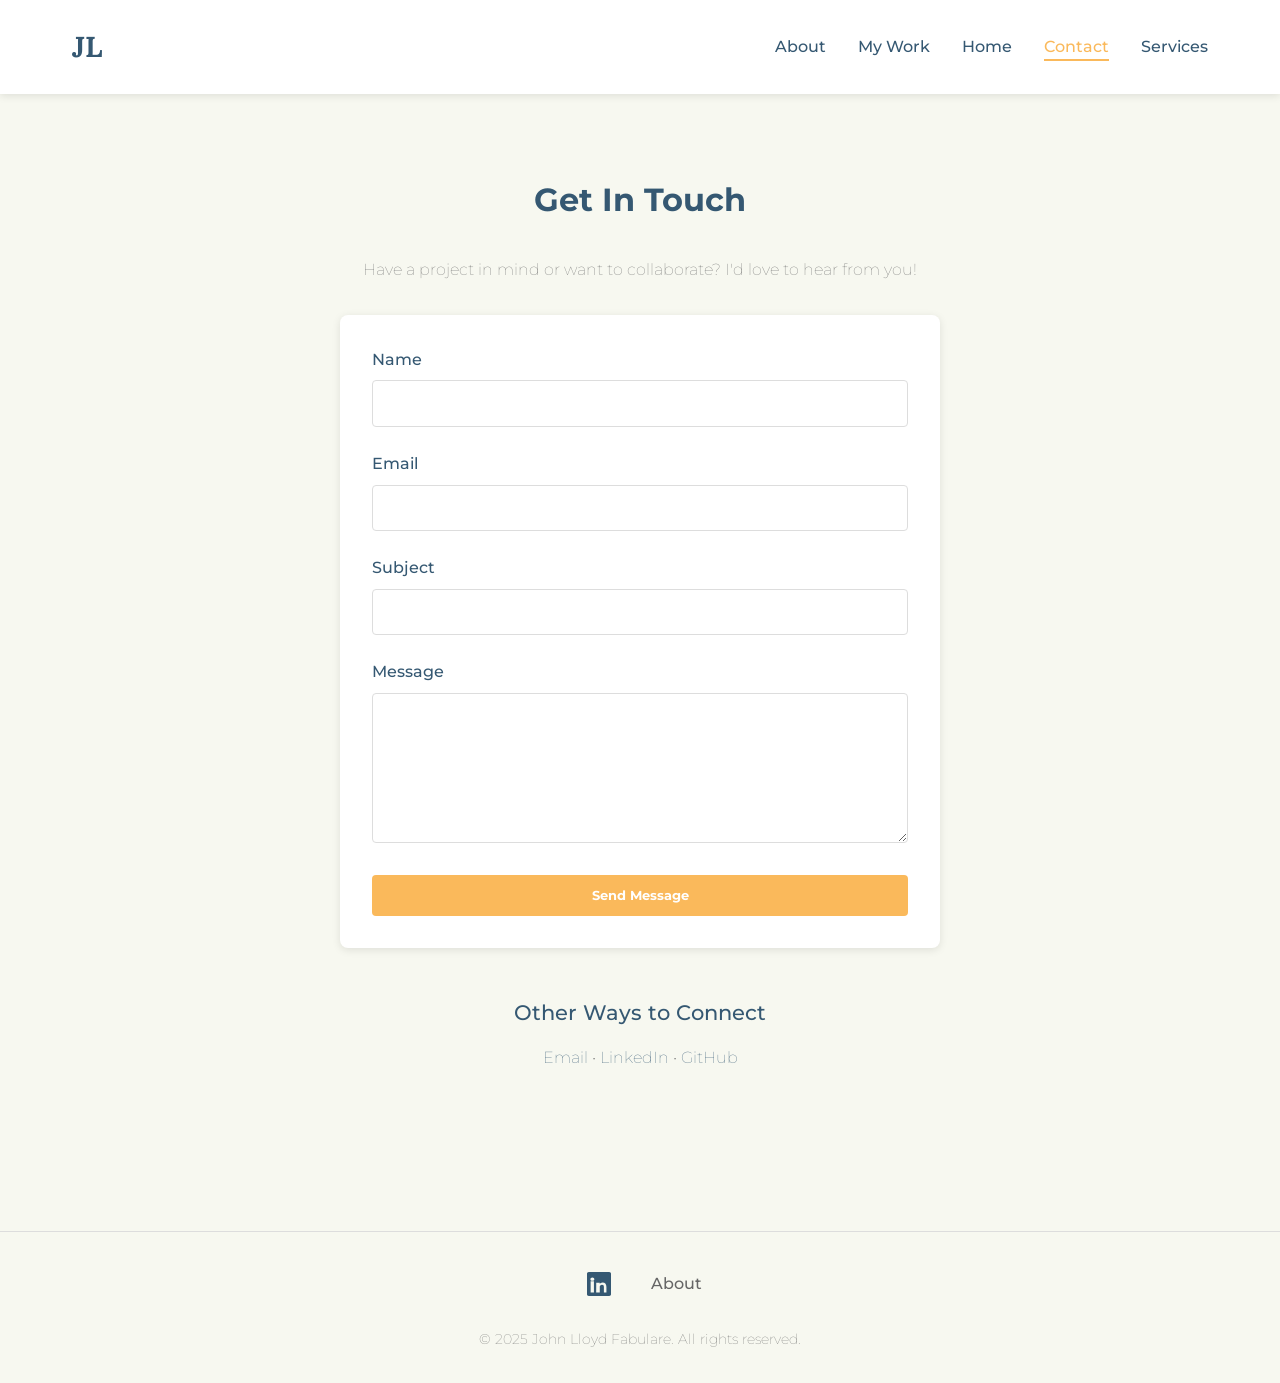
<file: contact.html>
<!DOCTYPE html>
<html lang="en">
<head>
  <meta charset="UTF-8">
  <meta name="viewport" content="width=device-width, initial-scale=1.0">
  <title>Contact - John Lloyd Portfolio</title>
  <link rel="stylesheet" href="css/styles.css">
</head>
<body>
  <!-- Navigation -->
  <header>
    <nav>
      <div class="logo">JL</div>
      <ul class="nav-links">
        <li><a href="about.html">About</a></li>
        <li><a href="my-works.html">My Work</a></li>
        <li><a href="index.html">Home</a></li>
        <li><a href="contact.html" class="active">Contact</a></li>
        <li><a href="#services">Services</a></li>
      </ul>
      <div class="menu-toggle">
        <span></span>
        <span></span>
        <span></span>
      </div>
    </nav>
  </header>

  <!-- Main Content -->
  <main>
    <section>
      <h2>Get In Touch</h2>
      <p style="text-align: center; margin-bottom: 2rem;">
        Have a project in mind or want to collaborate? I'd love to hear from you!
      </p>

      <form class="contact-form">
        <div class="form-group">
          <label for="name">Name</label>
          <input type="text" id="name" name="name" required>
        </div>

        <div class="form-group">
          <label for="email">Email</label>
          <input type="email" id="email" name="email" required>
        </div>

        <div class="form-group">
          <label for="subject">Subject</label>
          <input type="text" id="subject" name="subject" required>
        </div>

        <div class="form-group">
          <label for="message">Message</label>
          <textarea id="message" name="message" required></textarea>
        </div>

        <button type="submit" class="form-submit">Send Message</button>
      </form>

      <div style="text-align: center; margin-top: 3rem;">
        <h3>Other Ways to Connect</h3>
        <p style="margin-top: 1rem;">
          <a href="mailto:your-email@example.com">Email</a> •
          <a href="https://linkedin.com/in/yourprofile" target="_blank">LinkedIn</a> •
          <a href="https://github.com/yourprofile" target="_blank">GitHub</a>
        </p>
      </div>
    </section>
  </main>

  <!-- Footer -->
  <footer>
    <div class="footer-content">
      <a href="https://linkedin.com/in/johnlloydfabulare" target="_blank" class="social-link">
        <svg width="24" height="24" viewBox="0 0 24 24" fill="currentColor">
          <path d="M20.447 20.452h-3.554v-5.569c0-1.328-.475-2.236-1.986-2.236-1.081 0-1.722.731-2.004 1.438-.103.249-.129.597-.129.946v5.421h-3.554s.043-8.789 0-9.708h3.554v1.374c.43-.665 1.199-1.61 2.919-1.61 2.135 0 3.734 1.398 3.734 4.408v5.536zM5.337 8.855c-1.144 0-1.915-.758-1.915-1.704 0-.951.77-1.704 1.956-1.704 1.184 0 1.914.753 1.938 1.704 0 .946-.754 1.704-1.979 1.704zm1.581 11.597H3.635V9.236h3.283v11.216zM22.225 0H1.771C.792 0 0 .774 0 1.729v20.542C0 23.227.792 24 1.771 24h20.451C23.2 24 24 23.227 24 22.271V1.729C24 .774 23.2 0 22.222 0h.003z"/>
        </svg>
      </a>
      <a href="about.html" class="footer-link">About</a>
    </div>
    <p class="copyright">&copy; 2025 John Lloyd Fabulare. All rights reserved.</p>
  </footer>

  <script src="js/script.js"></script>
</body>
</html>
</file>
<file: css/styles.css>
/* Google Fonts Import */
@import url('https://fonts.googleapis.com/css2?family=Lora:wght@400;700&family=Montserrat:wght@100;500;700&display=swap');

/* CSS Variables - Color System */
:root {
  --bg-primary: #f7f8f0;
  --color-primary: #355872;
  --color-secondary: #7aaace;
  --color-tertiary: #9cd5ff;
  --color-accent: #fab95b;
  --text-dark: #333;
  --text-light: #666;
  --white: #ffffff;
  --shadow: 0 2px 8px rgba(0, 0, 0, 0.1);
  --shadow-lg: 0 4px 16px rgba(0, 0, 0, 0.15);
}

/* Reset & Base Styles */
* {
  margin: 0;
  padding: 0;
  box-sizing: border-box;
}

html {
  scroll-behavior: smooth;
}

body {
  font-family: 'Montserrat', sans-serif;
  font-weight: 100;
  background-color: var(--bg-primary);
  color: var(--text-dark);
  line-height: 1.6;
}

/* Typography */
h1 {
  font-family: 'Lora', serif;
  font-size: 3rem;
  font-weight: 700;
  color: var(--color-primary);
  margin-bottom: 1rem;
  line-height: 1.2;
}

h2 {
  font-family: 'Montserrat', sans-serif;
  font-weight: 700;
  font-size: 2rem;
  color: var(--color-primary);
  margin-bottom: 1rem;
}

h3 {
  font-family: 'Montserrat', sans-serif;
  font-weight: 500;
  font-size: 1.3rem;
  color: var(--color-primary);
  margin-bottom: 0.8rem;
}

p {
  font-family: 'Montserrat', sans-serif;
  font-weight: 100;
  font-size: 1rem;
  color: var(--text-light);
  margin-bottom: 1rem;
}

.subtext {
  font-family: 'Montserrat', sans-serif;
  font-weight: 500;
  font-size: 0.95rem;
  color: var(--text-light);
}

a {
  color: var(--color-primary);
  text-decoration: none;
  transition: color 0.3s ease;
}

a:hover {
  color: var(--color-accent);
}

/* Navigation Bar */
header {
  background-color: var(--white);
  box-shadow: var(--shadow);
  position: sticky;
  top: 0;
  z-index: 1000;
}

nav {
  display: flex;
  justify-content: space-between;
  align-items: center;
  padding: 1.5rem 2rem;
  max-width: 1200px;
  margin: 0 auto;
}

.logo {
  font-family: 'Lora', serif;
  font-size: 1.8rem;
  font-weight: 700;
  color: var(--color-primary);
}

.nav-links {
  display: flex;
  list-style: none;
  gap: 2rem;
}

.nav-links a {
  font-family: 'Montserrat', sans-serif;
  font-weight: 500;
  color: var(--color-primary);
  font-size: 1rem;
  position: relative;
}

.nav-links a::after {
  content: '';
  position: absolute;
  width: 0;
  height: 2px;
  bottom: -5px;
  left: 0;
  background-color: var(--color-accent);
  transition: width 0.3s ease;
}

.nav-links a:hover::after {
  width: 100%;
}

.nav-links a.active {
  color: var(--color-accent);
}

.nav-links a.active::after {
  width: 100%;
}

/* Mobile Menu Toggle */
.menu-toggle {
  display: none;
  flex-direction: column;
  cursor: pointer;
  gap: 6px;
}

.menu-toggle span {
  width: 25px;
  height: 3px;
  background-color: var(--color-primary);
  border-radius: 3px;
  transition: all 0.3s ease;
}

.menu-toggle.active span:nth-child(1) {
  transform: rotate(45deg) translate(10px, 10px);
}

.menu-toggle.active span:nth-child(2) {
  opacity: 0;
}

.menu-toggle.active span:nth-child(3) {
  transform: rotate(-45deg) translate(7px, -7px);
}

/* Footer */
footer {
  background-color: var(--bg-primary);
  border-top: 1px solid #ddd;
  text-align: center;
  padding: 2rem;
  margin-top: 4rem;
}

.footer-content {
  display: flex;
  justify-content: center;
  align-items: center;
  gap: 2rem;
  margin-bottom: 1.5rem;
}

.social-link {
  display: inline-flex;
  align-items: center;
  justify-content: center;
  width: 40px;
  height: 40px;
  color: var(--color-primary);
  transition: color 0.3s ease;
}

.social-link:hover {
  color: var(--color-accent);
}

.footer-link {
  color: var(--text-light);
  font-weight: 500;
  transition: color 0.3s ease;
}

.footer-link:hover {
  color: var(--color-accent);
}

.copyright {
  color: var(--text-light);
  font-size: 0.9rem;
  margin: 0;
}

/* Main Content Container */
main {
  max-width: 1200px;
  margin: 0 auto;
  padding: 2rem;
}

/* Hero Section */
.hero {
  display: flex;
  justify-content: center;
  align-items: center;
  min-height: 70vh;
  padding: 2rem 0;
}

.hero-content {
  display: grid;
  grid-template-columns: 1fr 1fr;
  gap: 3rem;
  align-items: center;
  width: 100%;
  max-width: 1000px;
}

.hero-image {
  position: relative;
  display: flex;
  justify-content: center;
  align-items: flex-start;
}

.hero-image img {
  width: 300px;
  height: 300px;
  border-radius: 12px;
  box-shadow: var(--shadow-lg);
  object-fit: cover;
}

.about-label {
  position: absolute;
  bottom: 20px;
  right: -20px;
  background-color: var(--color-primary);
  color: var(--white);
  padding: 0.5rem 1.2rem;
  border-radius: 20px;
  font-size: 0.85rem;
  font-weight: 600;
}

.hero-text {
  display: flex;
  flex-direction: column;
  gap: 1rem;
}

.hero h1 {
  font-size: 3.5rem;
  margin: 0;
}

.location {
  font-size: 0.95rem;
  color: var(--text-light);
  margin: 0;
  font-weight: 500;
}

.bio {
  font-size: 1rem;
  color: var(--text-light);
  line-height: 1.6;
  max-width: 500px;
  margin: 0.5rem 0 0;
}

.opportunity {
  color: var(--color-accent);
  font-weight: 700;
  font-size: 0.85rem;
  letter-spacing: 1px;
  margin: 0.5rem 0 0;
}

.cta-button {
  display: inline-block;
  background-color: var(--color-accent);
  color: var(--white);
  padding: 0.8rem 2rem;
  border-radius: 4px;
  font-weight: 700;
  transition: all 0.3s ease;
  border: none;
  cursor: pointer;
  font-family: 'Montserrat', sans-serif;
}

.cta-button:hover {
  background-color: var(--color-primary);
  transform: translateY(-2px);
  box-shadow: var(--shadow-lg);
}

/* Section Styling */
section {
  padding: 3rem 0;
}

section h2 {
  margin-bottom: 2rem;
  text-align: center;
}

/* Projects Grid */
.projects-grid {
  display: grid;
  grid-template-columns: repeat(auto-fit, minmax(300px, 1fr));
  gap: 2rem;
  margin-top: 2rem;
}

.project-card {
  background-color: var(--white);
  border-radius: 8px;
  overflow: hidden;
  box-shadow: var(--shadow);
  transition: all 0.3s ease;
  cursor: pointer;
}

.project-card:hover {
  transform: translateY(-8px);
  box-shadow: var(--shadow-lg);
}

.project-card img {
  width: 100%;
  height: 250px;
  object-fit: cover;
  display: block;
}

.project-card-content {
  padding: 1.5rem;
}

.project-card h3 {
  margin-bottom: 0.5rem;
}

.project-card p {
  font-size: 0.95rem;
  margin-bottom: 1rem;
  color: var(--text-light);
}

.project-card a {
  display: inline-block;
  color: var(--color-accent);
  font-weight: 700;
  border-bottom: 2px solid var(--color-accent);
}

.project-card a:hover {
  color: var(--color-primary);
  border-bottom-color: var(--color-primary);
}

.project-card.coming-soon {
  display: flex;
  flex-direction: column;
  justify-content: center;
  align-items: center;
  min-height: 350px;
  text-align: center;
  opacity: 0.8;
}

.project-card.coming-soon img {
  position: absolute;
  width: 100%;
  height: 100%;
  object-fit: cover;
  opacity: 0.3;
  z-index: 0;
}

.project-card.coming-soon .project-card-content {
  position: relative;
  z-index: 1;
  padding: 2rem;
}

.coming-soon-label {
  font-size: 1.8rem;
  font-weight: 700;
  color: var(--color-secondary);
  margin: 1rem 0 0;
}

/* About Section */
.about-content {
  display: grid;
  grid-template-columns: 1fr 1fr;
  gap: 3rem;
  align-items: center;
}

.about-content img {
  width: 100%;
  border-radius: 8px;
  box-shadow: var(--shadow-lg);
}

.about-text h2 {
  text-align: left;
  margin-bottom: 1.5rem;
}

.about-text p {
  margin-bottom: 1rem;
  font-weight: 100;
}

/* Contact Form */
.contact-form {
  max-width: 600px;
  margin: 2rem auto;
  background-color: var(--white);
  padding: 2rem;
  border-radius: 8px;
  box-shadow: var(--shadow);
}

.form-group {
  margin-bottom: 1.5rem;
}

.form-group label {
  display: block;
  font-family: 'Montserrat', sans-serif;
  font-weight: 500;
  margin-bottom: 0.5rem;
  color: var(--color-primary);
}

.form-group input,
.form-group textarea {
  width: 100%;
  padding: 0.8rem;
  border: 1px solid #ddd;
  border-radius: 4px;
  font-family: 'Montserrat', sans-serif;
  font-size: 1rem;
  transition: border-color 0.3s ease;
}

.form-group input:focus,
.form-group textarea:focus {
  outline: none;
  border-color: var(--color-accent);
}

.form-group textarea {
  resize: vertical;
  min-height: 150px;
}

.form-submit {
  width: 100%;
  background-color: var(--color-accent);
  color: var(--white);
  padding: 0.8rem;
  border: none;
  border-radius: 4px;
  font-weight: 700;
  font-family: 'Montserrat', sans-serif;
  cursor: pointer;
  transition: all 0.3s ease;
}

.form-submit:hover {
  background-color: var(--color-primary);
  transform: translateY(-2px);
  box-shadow: var(--shadow-lg);
}

/* Case Study Page */
.case-study {
  padding: 2rem 0;
}

.case-study-hero {
  background: linear-gradient(135deg, var(--color-primary), var(--color-secondary));
  color: var(--white);
  padding: 3rem 2rem;
  border-radius: 8px;
  margin-bottom: 2rem;
}

.case-study-hero h1 {
  color: var(--white);
  margin-bottom: 1rem;
}

.case-study-hero p {
  color: var(--white);
  opacity: 0.9;
}

.case-study-content {
  max-width: 900px;
  margin: 0 auto;
}

.case-study-content img {
  width: 100%;
  margin: 2rem 0;
  border-radius: 8px;
  box-shadow: var(--shadow-lg);
}

.case-study-content h2 {
  text-align: left;
  margin-top: 2rem;
  margin-bottom: 1rem;
}

.back-link {
  display: inline-block;
  margin-bottom: 2rem;
  color: var(--color-accent);
  font-weight: 700;
  border-bottom: 2px solid var(--color-accent);
}

.back-link:hover {
  color: var(--color-primary);
  border-bottom-color: var(--color-primary);
}

/* Responsive Design */
@media (max-width: 768px) {
  h1 {
    font-size: 2rem;
  }

  h2 {
    font-size: 1.5rem;
  }

  h3 {
    font-size: 1.1rem;
  }

  nav {
    padding: 1rem 1.5rem;
  }

  .logo {
    font-size: 1.5rem;
  }

  .nav-links {
    display: none;
    position: absolute;
    top: 60px;
    left: 0;
    width: 100%;
    flex-direction: column;
    background-color: var(--white);
    padding: 1rem;
    gap: 0;
    box-shadow: var(--shadow);
  }

  .nav-links.active {
    display: flex;
  }

  .nav-links a {
    padding: 0.8rem 0;
    border-bottom: 1px solid #eee;
  }

  .nav-links a::after {
    display: none;
  }

  .menu-toggle {
    display: flex;
  }

  main {
    padding: 1rem;
  }

  .hero {
    min-height: auto;
    padding: 2rem 0;
  }

  .hero-content {
    grid-template-columns: 1fr;
    gap: 2rem;
  }

  .hero-image img {
    width: 250px;
    height: 250px;
  }

  .about-label {
    bottom: 10px;
    right: -10px;
  }

  .hero h1 {
    font-size: 2rem;
  }

  .hero-text {
    text-align: center;
  }

  .bio {
    max-width: 100%;
  }

  .about-content {
    grid-template-columns: 1fr;
  }

  .projects-grid {
    grid-template-columns: 1fr;
  }

  .contact-form {
    padding: 1.5rem;
  }

  .case-study-hero {
    padding: 2rem 1rem;
  }
}

@media (max-width: 480px) {
  h1 {
    font-size: 1.5rem;
  }

  h2 {
    font-size: 1.2rem;
  }

  nav {
    padding: 1rem;
  }

  .logo {
    font-size: 1.3rem;
  }

  .hero h1 {
    font-size: 1.5rem;
  }

  .cta-button {
    width: 100%;
    text-align: center;
  }
}
</file>
